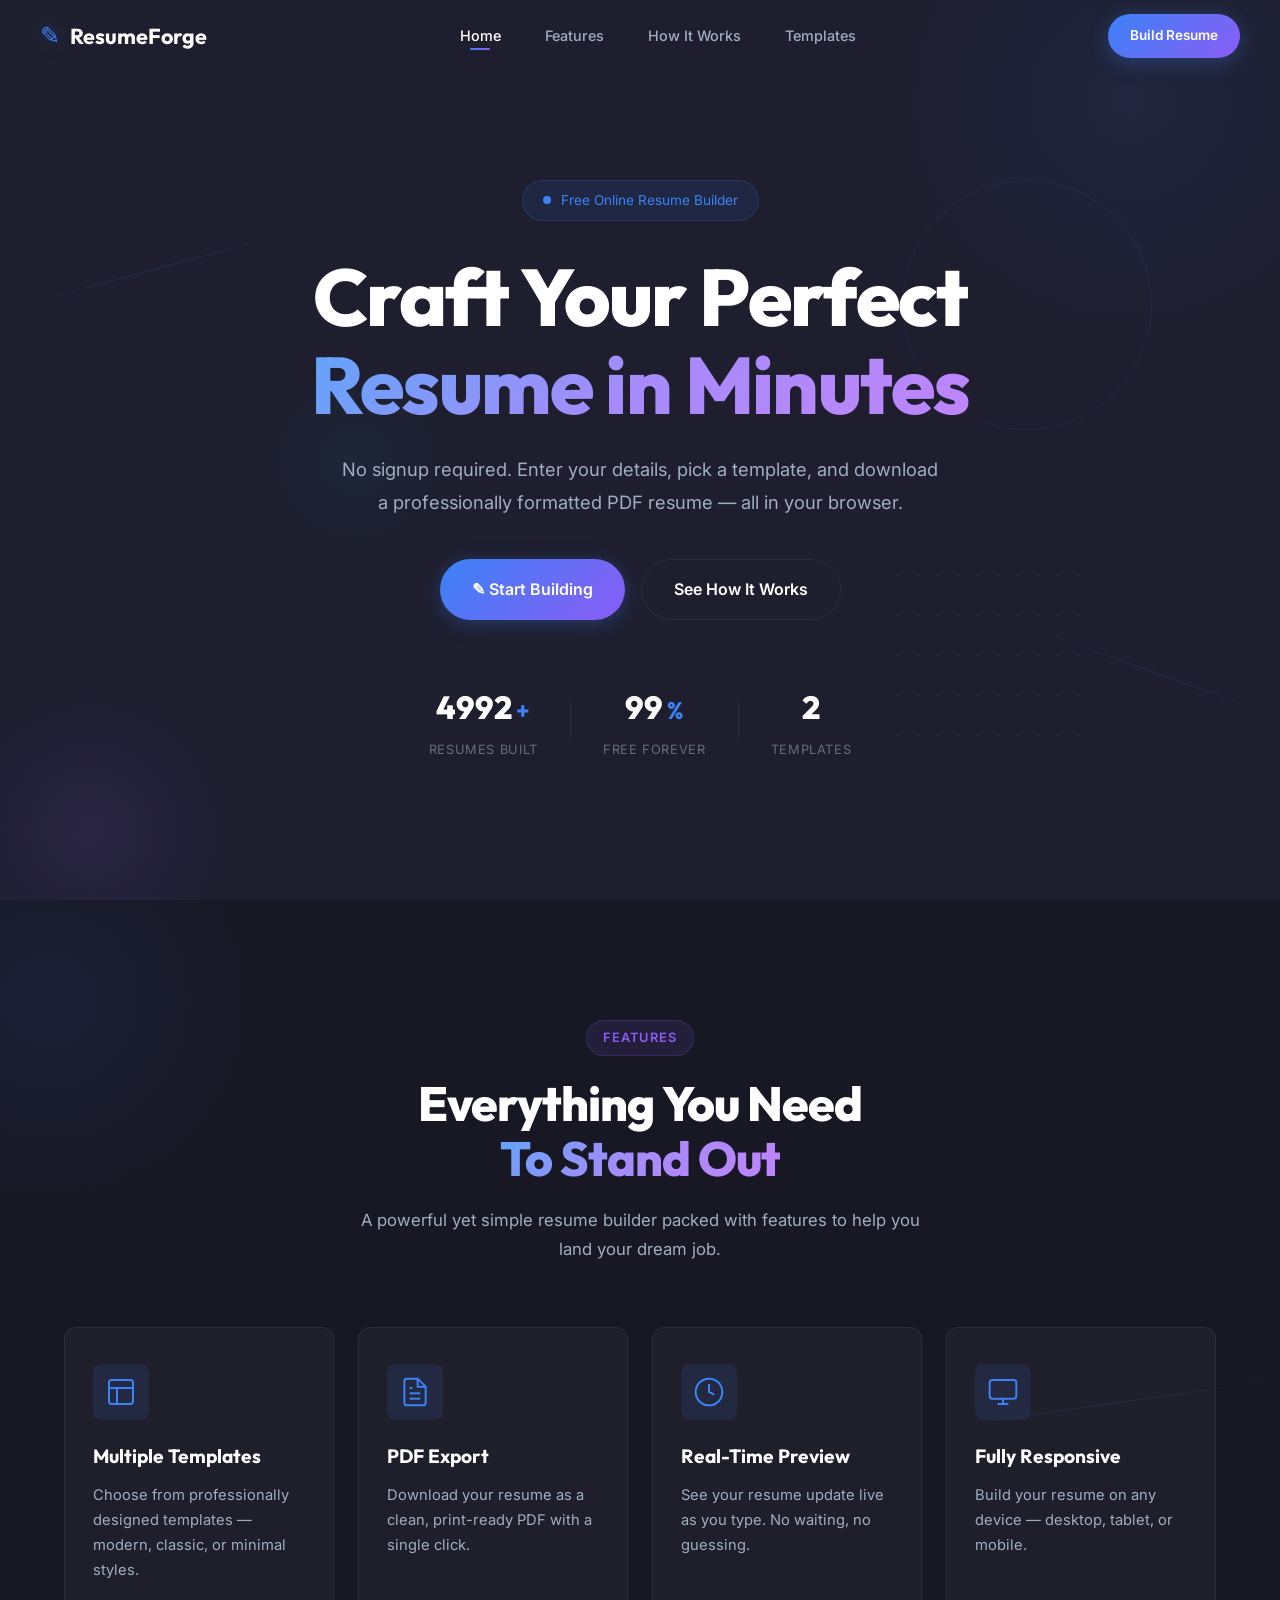
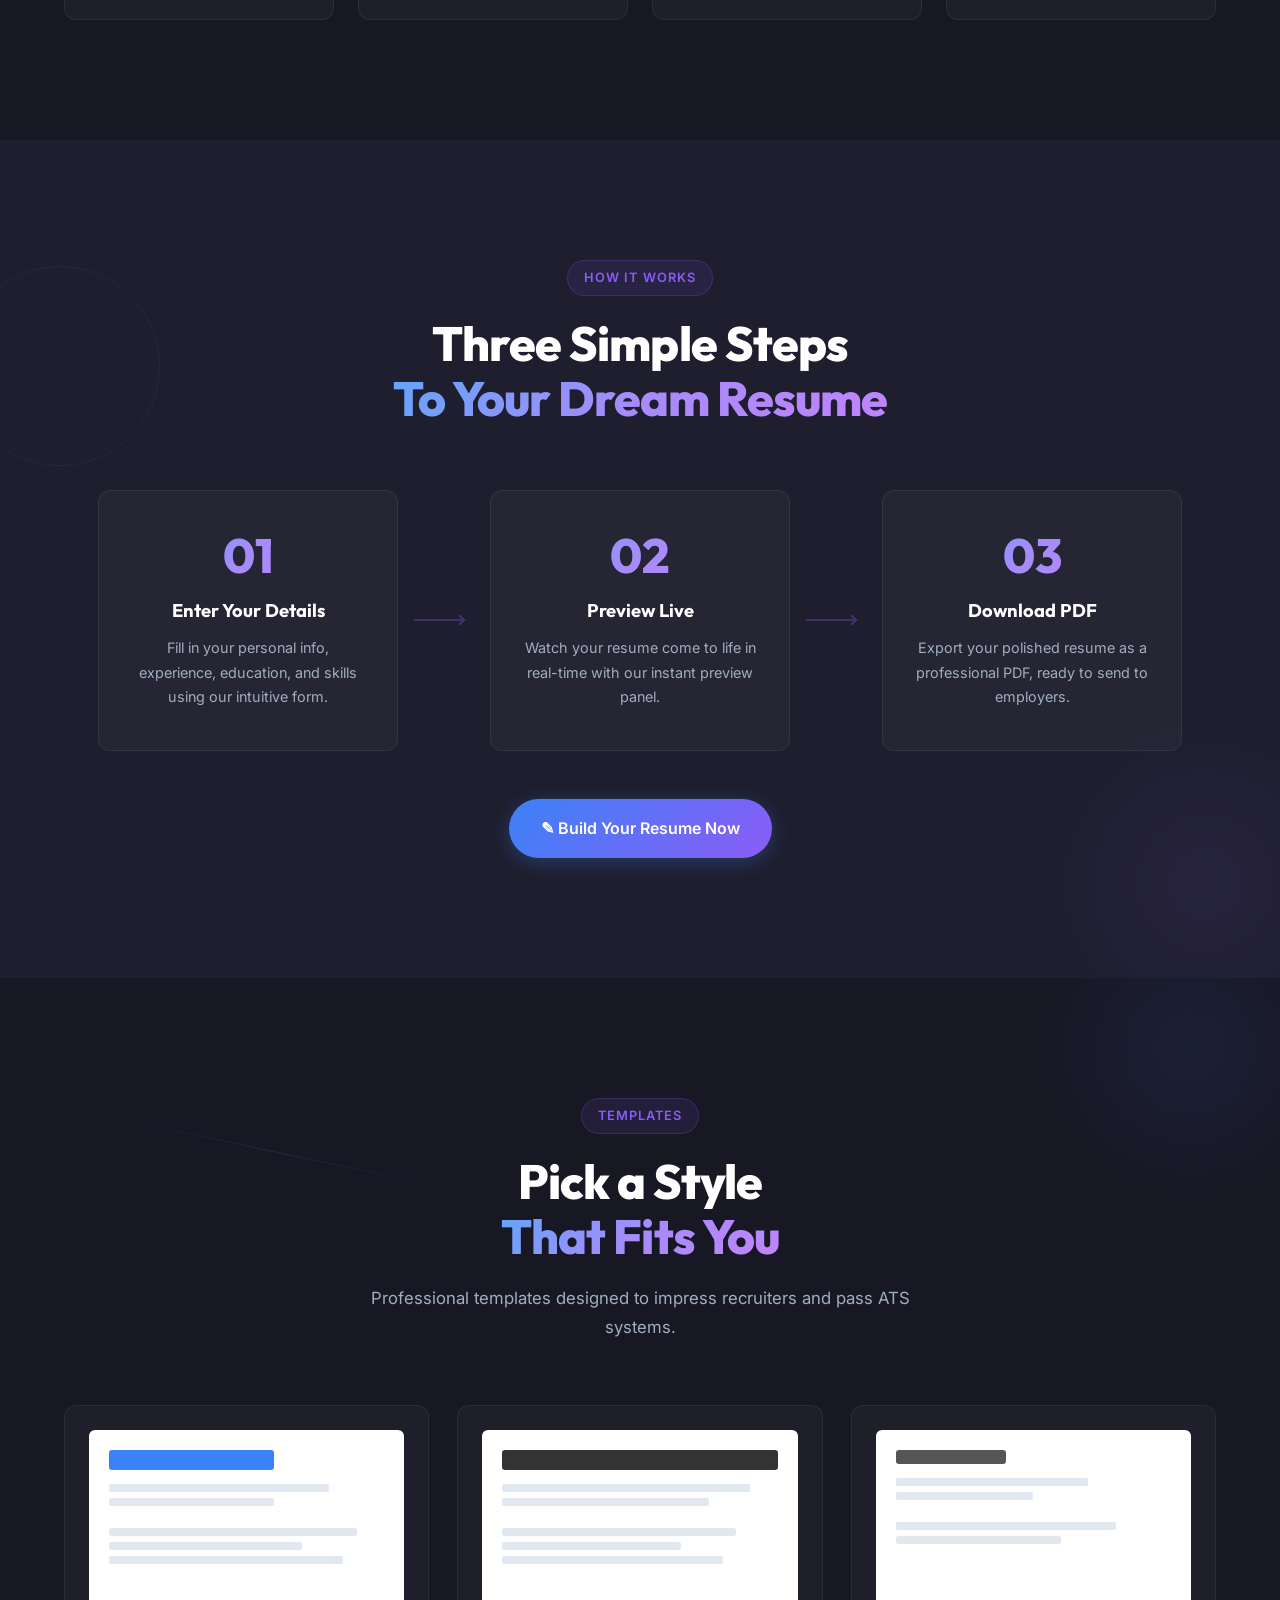
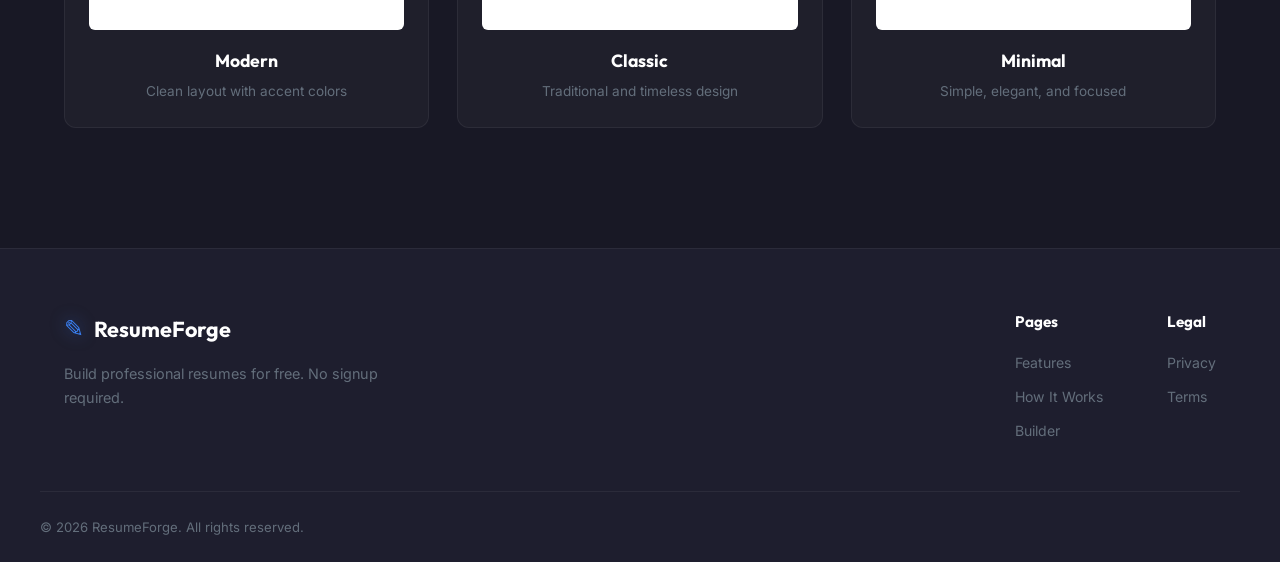
<file: index.html>
<!DOCTYPE html>
<html lang="en">
<head>
  <meta charset="UTF-8" />
  <meta name="viewport" content="width=device-width, initial-scale=1.0" />
  <meta name="description" content="ResumeForge - Free Online Resume Builder. Create professional resumes in minutes." />
  <title>ResumeForge - Online Resume Builder</title>

  <!-- Google Fonts -->
  <link rel="preconnect" href="https://fonts.googleapis.com" />
  <link rel="preconnect" href="https://fonts.gstatic.com" crossorigin />
  <link href="https://fonts.googleapis.com/css2?family=Inter:wght@300;400;500;600;700;800&family=Outfit:wght@400;500;600;700;800&display=swap" rel="stylesheet" />

  <!-- Our Stylesheet -->
  <link rel="stylesheet" href="styles.css" />
</head>
<body>

  <!-- ========== NAVIGATION BAR ========== -->
  <nav id="navbar" class="navbar">
    <div class="nav-container">

      <!-- Logo -->
      <a href="#hero" class="nav-logo">
        <span class="logo-icon">&#9998;</span>
        <span class="logo-text">ResumeForge</span>
      </a>

      <!-- Navigation Links -->
      <ul id="nav-links" class="nav-links">
        <li><a href="#hero" class="nav-link active" data-section="hero">Home</a></li>
        <li><a href="#features" class="nav-link" data-section="features">Features</a></li>
        <li><a href="#how-it-works" class="nav-link" data-section="how-it-works">How It Works</a></li>
        <li><a href="#templates" class="nav-link" data-section="templates">Templates</a></li>
        <!-- CTA button visible only on mobile menu -->
        <li class="nav-cta-mobile">
          <a href="builder.html" class="btn btn-primary btn-sm">Build Resume</a>
        </li>
      </ul>

      <!-- CTA button visible on desktop -->
      <a href="builder.html" class="btn btn-primary btn-sm nav-cta-desktop">Build Resume</a>

      <!-- Hamburger Menu Button (mobile only) -->
      <button id="hamburger" class="hamburger" aria-label="Toggle menu" aria-expanded="false">
        <span class="hamburger-line"></span>
        <span class="hamburger-line"></span>
        <span class="hamburger-line"></span>
      </button>

    </div>
  </nav>


  <!-- ========== HERO SECTION ========== -->
  <section id="hero" class="section hero-section">

    <!-- Background geometric shapes (purely decorative) -->
    <div class="geo-decorations">
      <div class="geo geo-circle gc1"></div>
      <div class="geo geo-circle gc2"></div>
      <div class="geo geo-circle gc3"></div>
      <div class="geo geo-line gl1"></div>
      <div class="geo geo-line gl2"></div>
      <div class="geo geo-ring gr1"></div>
      <div class="geo geo-dot-grid"></div>
    </div>

    <div class="container hero-content">
      <!-- Badge -->
      <div class="hero-badge">
        <span class="badge-dot"></span>
        Free Online Resume Builder
      </div>

      <!-- Main Heading -->
      <h1 class="hero-title">
        Craft Your Perfect<br />
        <span class="gradient-text">Resume in Minutes</span>
      </h1>

      <!-- Description -->
      <p class="hero-subtitle">
        No signup required. Enter your details, pick a template, and
        download a professionally formatted PDF resume — all in your browser.
      </p>

      <!-- Action Buttons -->
      <div class="hero-buttons">
        <a href="builder.html" class="btn btn-primary btn-lg">&#9998; Start Building</a>
        <a href="#how-it-works" class="btn btn-ghost btn-lg">See How It Works</a>
      </div>

      <!-- Quick Stats -->
      <div class="hero-stats">
        <div class="stat-item">
          <span class="stat-number" data-target="5000">0</span>
          <span class="stat-suffix">+</span>
          <span class="stat-label">Resumes Built</span>
        </div>
        <div class="stat-divider"></div>
        <div class="stat-item">
          <span class="stat-number" data-target="100">0</span>
          <span class="stat-suffix">%</span>
          <span class="stat-label">Free Forever</span>
        </div>
        <div class="stat-divider"></div>
        <div class="stat-item">
          <span class="stat-number" data-target="3">0</span>
          <span class="stat-suffix"></span>
          <span class="stat-label">Templates</span>
        </div>
      </div>
    </div>


  </section>


  <!-- ========== FEATURES SECTION ========== -->
  <section id="features" class="section features-section">
    <div class="geo-decorations">
      <div class="geo geo-circle gc4"></div>
      <div class="geo geo-line gl3"></div>
    </div>

    <div class="container">
      <!-- Section heading -->
      <div class="section-header" data-animate>
        <span class="section-tag">Features</span>
        <h2 class="section-title">
          Everything You Need<br />
          <span class="gradient-text">To Stand Out</span>
        </h2>
        <p class="section-description">
          A powerful yet simple resume builder packed with features to help you land your dream job.
        </p>
      </div>

      <!-- Feature cards grid -->
      <div class="features-grid" data-animate>
        <div class="feature-card">
          <div class="feature-icon">
            <svg width="32" height="32" viewBox="0 0 24 24" fill="none" stroke="currentColor" stroke-width="1.5">
              <rect x="3" y="3" width="18" height="18" rx="2"/>
              <path d="M3 9h18"/>
              <path d="M9 21V9"/>
            </svg>
          </div>
          <h3>Multiple Templates</h3>
          <p>Choose from professionally designed templates — modern, classic, or minimal styles.</p>
        </div>

        <div class="feature-card">
          <div class="feature-icon">
            <svg width="32" height="32" viewBox="0 0 24 24" fill="none" stroke="currentColor" stroke-width="1.5">
              <path d="M14 2H6a2 2 0 00-2 2v16a2 2 0 002 2h12a2 2 0 002-2V8z"/>
              <path d="M14 2v6h6"/>
              <path d="M16 13H8"/>
              <path d="M16 17H8"/>
              <path d="M10 9H8"/>
            </svg>
          </div>
          <h3>PDF Export</h3>
          <p>Download your resume as a clean, print-ready PDF with a single click.</p>
        </div>

        <div class="feature-card">
          <div class="feature-icon">
            <svg width="32" height="32" viewBox="0 0 24 24" fill="none" stroke="currentColor" stroke-width="1.5">
              <circle cx="12" cy="12" r="10"/>
              <path d="M12 6v6l4 2"/>
            </svg>
          </div>
          <h3>Real-Time Preview</h3>
          <p>See your resume update live as you type. No waiting, no guessing.</p>
        </div>

        <div class="feature-card">
          <div class="feature-icon">
            <svg width="32" height="32" viewBox="0 0 24 24" fill="none" stroke="currentColor" stroke-width="1.5">
              <rect x="2" y="3" width="20" height="14" rx="2"/>
              <line x1="8" y1="21" x2="16" y2="21"/>
              <line x1="12" y1="17" x2="12" y2="21"/>
            </svg>
          </div>
          <h3>Fully Responsive</h3>
          <p>Build your resume on any device — desktop, tablet, or mobile.</p>
        </div>
      </div>
    </div>
  </section>


  <!-- ========== HOW IT WORKS SECTION ========== -->
  <section id="how-it-works" class="section howit-section">
    <div class="geo-decorations">
      <div class="geo geo-circle gc5"></div>
      <div class="geo geo-ring gr2"></div>
    </div>

    <div class="container">
      <div class="section-header" data-animate>
        <span class="section-tag">How It Works</span>
        <h2 class="section-title">
          Three Simple Steps<br />
          <span class="gradient-text">To Your Dream Resume</span>
        </h2>
      </div>

      <!-- Steps with arrow connectors -->
      <div class="steps-grid" data-animate>
        <div class="step-card">
          <div class="step-number">01</div>
          <h3>Enter Your Details</h3>
          <p>Fill in your personal info, experience, education, and skills using our intuitive form.</p>
        </div>

        <div class="step-connector">
          <svg width="60" height="20" viewBox="0 0 60 20">
            <path d="M0 10 H50 L45 5 M50 10 L45 15" fill="none" stroke="rgba(139,92,246,0.3)" stroke-width="2"/>
          </svg>
        </div>

        <div class="step-card">
          <div class="step-number">02</div>
          <h3>Preview Live</h3>
          <p>Watch your resume come to life in real-time with our instant preview panel.</p>
        </div>

        <div class="step-connector">
          <svg width="60" height="20" viewBox="0 0 60 20">
            <path d="M0 10 H50 L45 5 M50 10 L45 15" fill="none" stroke="rgba(139,92,246,0.3)" stroke-width="2"/>
          </svg>
        </div>

        <div class="step-card">
          <div class="step-number">03</div>
          <h3>Download PDF</h3>
          <p>Export your polished resume as a professional PDF, ready to send to employers.</p>
        </div>
      </div>

      <!-- CTA button -->
      <div class="steps-cta" data-animate>
        <a href="builder.html" class="btn btn-primary btn-lg">&#9998; Build Your Resume Now</a>
      </div>
    </div>
  </section>


  <!-- ========== TEMPLATES SECTION ========== -->
  <section id="templates" class="section templates-section">
    <div class="geo-decorations">
      <div class="geo geo-circle gc6"></div>
      <div class="geo geo-line gl4"></div>
    </div>

    <div class="container">
      <div class="section-header" data-animate>
        <span class="section-tag">Templates</span>
        <h2 class="section-title">
          Pick a Style<br />
          <span class="gradient-text">That Fits You</span>
        </h2>
        <p class="section-description">
          Professional templates designed to impress recruiters and pass ATS systems.
        </p>
      </div>

      <!-- Template preview cards -->
      <div class="templates-grid" data-animate>
        <!-- Modern template preview -->
        <div class="template-card">
          <div class="template-preview tp-modern">
            <div class="tp-header"></div>
            <div class="tp-line w80"></div>
            <div class="tp-line w60"></div>
            <div class="tp-spacer"></div>
            <div class="tp-line w90"></div>
            <div class="tp-line w70"></div>
            <div class="tp-line w85"></div>
          </div>
          <h4>Modern</h4>
          <p>Clean layout with accent colors</p>
        </div>

        <!-- Classic template preview -->
        <div class="template-card">
          <div class="template-preview tp-classic">
            <div class="tp-header-classic"></div>
            <div class="tp-line w90"></div>
            <div class="tp-line w75"></div>
            <div class="tp-spacer"></div>
            <div class="tp-line w85"></div>
            <div class="tp-line w65"></div>
            <div class="tp-line w80"></div>
          </div>
          <h4>Classic</h4>
          <p>Traditional and timeless design</p>
        </div>

        <!-- Minimal template preview -->
        <div class="template-card">
          <div class="template-preview tp-minimal">
            <div class="tp-header-min"></div>
            <div class="tp-line w70"></div>
            <div class="tp-line w50"></div>
            <div class="tp-spacer"></div>
            <div class="tp-line w80"></div>
            <div class="tp-line w60"></div>
          </div>
          <h4>Minimal</h4>
          <p>Simple, elegant, and focused</p>
        </div>
      </div>
    </div>
  </section>


  <!-- ========== FOOTER ========== -->
  <footer class="footer">
    <div class="container footer-container">
      <div class="footer-brand">
        <a href="#hero" class="nav-logo">
          <span class="logo-icon">&#9998;</span>
          <span class="logo-text">ResumeForge</span>
        </a>
        <p>Build professional resumes for free. No signup required.</p>
      </div>

      <div class="footer-links">
        <div class="footer-col">
          <h4>Pages</h4>
          <a href="#features">Features</a>
          <a href="#how-it-works">How It Works</a>
          <a href="builder.html">Builder</a>
        </div>
        <div class="footer-col">
          <h4>Legal</h4>
          <a href="#">Privacy</a>
          <a href="#">Terms</a>
        </div>
      </div>
    </div>

    <div class="footer-bottom container">
      <p>&copy; 2026 ResumeForge. All rights reserved.</p>
    </div>
  </footer>

  <!-- JavaScript -->
  <script src="script.js"></script>
</body>
</html>
</file>
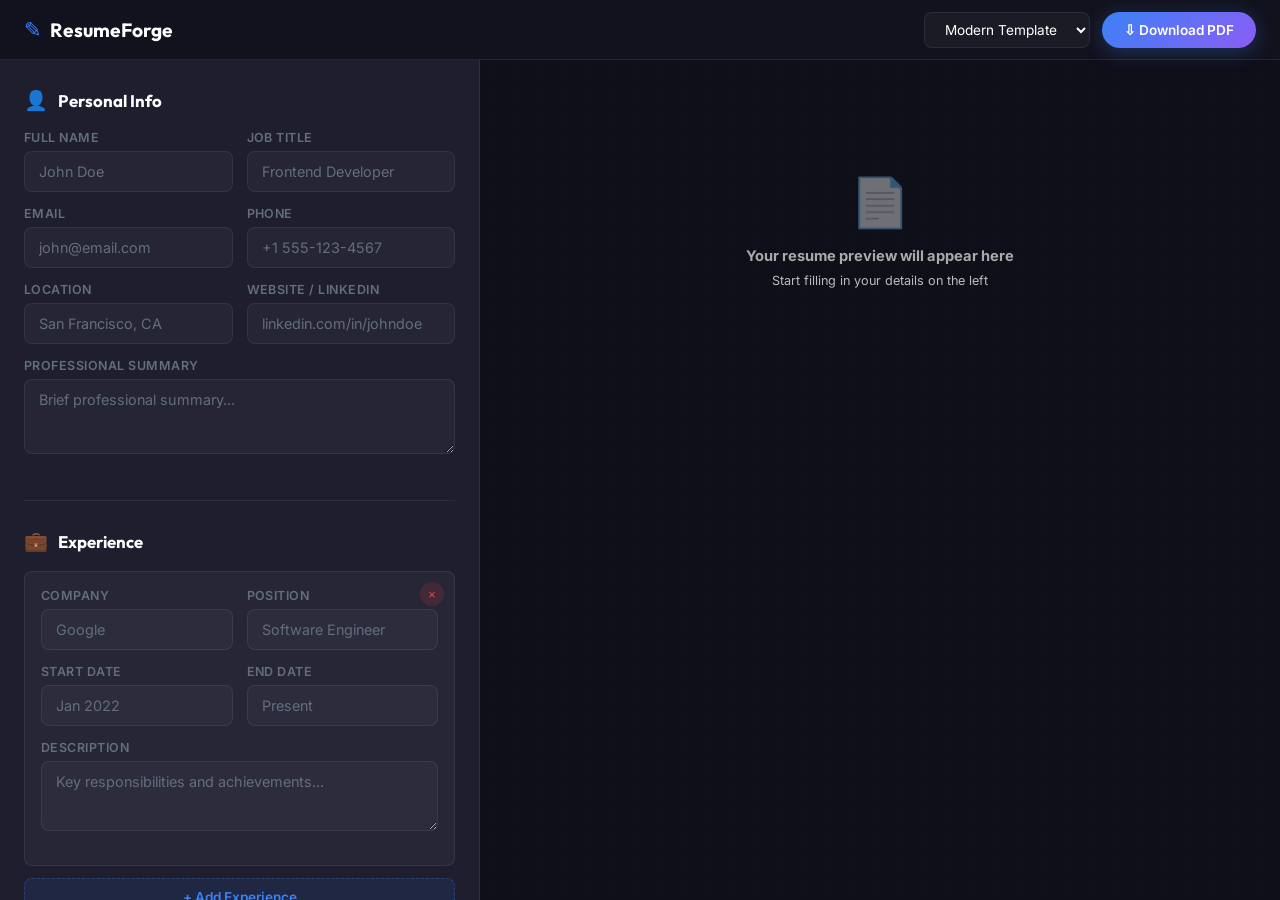
<file: builder.html>
<!DOCTYPE html>
<html lang="en">
<head>
  <meta charset="UTF-8" />
  <meta name="viewport" content="width=device-width, initial-scale=1.0" />
  <title>ResumeForge - Build Your Resume</title>

  <!-- Google Fonts -->
  <link rel="preconnect" href="https://fonts.googleapis.com" />
  <link rel="preconnect" href="https://fonts.gstatic.com" crossorigin />
  <link href="https://fonts.googleapis.com/css2?family=Inter:wght@300;400;500;600;700;800&family=Outfit:wght@400;500;600;700;800&display=swap" rel="stylesheet" />

  <!-- Builder Stylesheet -->
  <link rel="stylesheet" href="builder.css" />
</head>
<body>

  <!-- ========== TOP HEADER BAR ========== -->
  <header class="builder-header">
    <a href="index.html" class="nav-logo">
      <span class="logo-icon">&#9998;</span>
      <span class="logo-text">ResumeForge</span>
    </a>

    <div class="header-actions">
      <!-- Template selector dropdown -->
      <select id="template-select" class="template-select">
        <option value="modern">Modern Template</option>
        <option value="classic">Classic Template</option>
        <option value="minimal">Minimal Template</option>
      </select>

      <!-- Download button -->
      <button id="download-btn" class="btn btn-primary btn-sm" onclick="downloadPDF()">
        &#8681; Download PDF
      </button>
    </div>
  </header>


  <!-- ========== MAIN BUILDER LAYOUT ========== -->
  <main class="builder-main">

    <!-- LEFT SIDE: Input Form -->
    <aside class="form-panel" id="form-panel">

      <!-- Mobile toggle button -->
      <div class="panel-toggle" id="panel-toggle">&#9776;</div>

      <!-- Personal Information -->
      <div class="form-section">
        <h3 class="form-section-title">
          <span class="fs-icon">&#128100;</span> Personal Info
        </h3>

        <div class="form-row">
          <div class="form-group">
            <label for="fullName">Full Name</label>
            <input type="text" id="fullName" placeholder="John Doe" />
          </div>
          <div class="form-group">
            <label for="jobTitle">Job Title</label>
            <input type="text" id="jobTitle" placeholder="Frontend Developer" />
          </div>
        </div>

        <div class="form-row">
          <div class="form-group">
            <label for="userEmail">Email</label>
            <input type="email" id="userEmail" placeholder="john@email.com" />
          </div>
          <div class="form-group">
            <label for="userPhone">Phone</label>
            <input type="tel" id="userPhone" placeholder="+1 555-123-4567" />
          </div>
        </div>

        <div class="form-row">
          <div class="form-group">
            <label for="userLocation">Location</label>
            <input type="text" id="userLocation" placeholder="San Francisco, CA" />
          </div>
          <div class="form-group">
            <label for="userWebsite">Website / LinkedIn</label>
            <input type="text" id="userWebsite" placeholder="linkedin.com/in/johndoe" />
          </div>
        </div>

        <div class="form-group">
          <label for="userSummary">Professional Summary</label>
          <textarea id="userSummary" rows="3" placeholder="Brief professional summary..."></textarea>
        </div>
      </div>

      <!-- Work Experience -->
      <div class="form-section">
        <h3 class="form-section-title">
          <span class="fs-icon">&#128188;</span> Experience
        </h3>
        <div id="experience-list">
          <!-- Experience entries will be added here by JavaScript -->
        </div>
        <button class="btn-add" onclick="addExperience()">+ Add Experience</button>
      </div>

      <!-- Education -->
      <div class="form-section">
        <h3 class="form-section-title">
          <span class="fs-icon">&#127891;</span> Education
        </h3>
        <div id="education-list">
          <!-- Education entries will be added here by JavaScript -->
        </div>
        <button class="btn-add" onclick="addEducation()">+ Add Education</button>
      </div>

      <!-- Skills -->
      <div class="form-section">
        <h3 class="form-section-title">
          <span class="fs-icon">&#9889;</span> Skills
        </h3>
        <div class="form-group">
          <label for="userSkills">Skills (comma-separated)</label>
          <input type="text" id="userSkills" placeholder="JavaScript, React, Python, Figma..." />
        </div>
      </div>
    </aside>

    <!-- RIGHT SIDE: Live Resume Preview -->
    <section class="preview-panel">
      <div class="preview-wrapper" id="resume-preview">
        <!-- Resume preview content is rendered by JavaScript -->
      </div>
    </section>

  </main>

  <!-- Builder JavaScript -->
  <script src="builder.js"></script>
</body>
</html>
</file>
<file: styles.css>
/* ============================================
   ResumeForge - Landing Page Styles
   A dark-themed, responsive landing page
   ============================================ */


/* ---------- RESET & BASE STYLES ---------- */

*, *::before, *::after {
  margin: 0;
  padding: 0;
  box-sizing: border-box;
}

html {
  scroll-behavior: smooth;
  scroll-padding-top: 80px; /* offset for fixed navbar */
}

body {
  font-family: 'Inter', sans-serif;
  background-color: #1e1e2e;
  color: #c6cdd5;
  line-height: 1.7;
  overflow-x: hidden;
}

a {
  text-decoration: none;
  color: inherit;
}

ul {
  list-style: none;
}


/* ---------- CSS VARIABLES (Design Tokens) ---------- */
/* Using CSS variables makes it easy to change colors in one place */

:root {
  /* Background colors */
  --bg-primary: #1e1e2e;
  --bg-secondary: #181825;
  --bg-card: rgba(255, 255, 255, 0.03);
  --bg-card-hover: rgba(255, 255, 255, 0.06);

  /* Text colors */
  --text-primary: #ffffff;
  --text-secondary: #a0aec0;
  --text-muted: #636e7b;

  /* Accent colors */
  --accent-blue: #3b82f6;
  --accent-purple: #8b5cf6;
  --accent-cyan: #06b6d4;

  /* Gradients */
  --gradient-main: linear-gradient(135deg, #3b82f6, #8b5cf6);
  --gradient-text: linear-gradient(135deg, #60a5fa, #a78bfa, #c084fc);

  /* Borders */
  --border-subtle: rgba(255, 255, 255, 0.06);
  --border-hover: rgba(255, 255, 255, 0.12);

  /* Border radius */
  --radius-sm: 8px;
  --radius-md: 12px;
  --radius-lg: 20px;
  --radius-full: 999px;

  /* Shadows */
  --shadow-glow: 0 0 40px rgba(59, 130, 246, 0.15);

  /* Transitions */
  --transition: 0.3s cubic-bezier(0.4, 0, 0.2, 1);

  /* Navbar height */
  --nav-height: 72px;
}


/* ---------- UTILITY CLASSES ---------- */

.container {
  max-width: 1200px;
  margin: 0 auto;
  padding: 0 24px;
}

/* This creates a gradient text effect */
.gradient-text {
  background: var(--gradient-text);
  -webkit-background-clip: text;
  -webkit-text-fill-color: transparent;
  background-clip: text;
}


/* ---------- BUTTON STYLES ---------- */

.btn {
  display: inline-flex;
  align-items: center;
  gap: 8px;
  font-family: 'Inter', sans-serif;
  font-weight: 600;
  border: none;
  cursor: pointer;
  border-radius: var(--radius-full);
  transition: var(--transition);
  white-space: nowrap;
  text-decoration: none;
}

.btn-primary {
  background: var(--gradient-main);
  color: #fff;
  box-shadow: 0 4px 20px rgba(59, 130, 246, 0.3);
}

.btn-primary:hover {
  transform: translateY(-2px);
  box-shadow: 0 8px 30px rgba(59, 130, 246, 0.45);
}

.btn-ghost {
  background: transparent;
  color: var(--text-primary);
  border: 1px solid var(--border-subtle);
}

.btn-ghost:hover {
  border-color: var(--accent-blue);
  color: var(--accent-blue);
}

.btn-sm {
  padding: 10px 22px;
  font-size: 0.85rem;
}

.btn-lg {
  padding: 16px 32px;
  font-size: 1rem;
}


/* ---------- NAVIGATION BAR ---------- */

.navbar {
  position: fixed;
  top: 0;
  left: 0;
  width: 100%;
  z-index: 1000;
  padding: 0 24px;
  background: transparent;
  transition: var(--transition);
}

/* When user scrolls down, navbar gets a blurred background */
.navbar.scrolled {
  background: rgba(24, 24, 37, 0.85);
  backdrop-filter: blur(20px);
  -webkit-backdrop-filter: blur(20px);
  border-bottom: 1px solid var(--border-subtle);
  box-shadow: 0 4px 30px rgba(0, 0, 0, 0.3);
}

.nav-container {
  max-width: 1200px;
  margin: 0 auto;
  display: flex;
  align-items: center;
  justify-content: space-between;
  height: var(--nav-height);
}

/* Logo styling */
.nav-logo {
  display: flex;
  align-items: center;
  gap: 10px;
  z-index: 1001;
}

.logo-icon {
  font-size: 1.5rem;
  color: var(--accent-blue);
  filter: drop-shadow(0 0 8px rgba(59, 130, 246, 0.5));
}

.logo-text {
  font-family: 'Outfit', sans-serif;
  font-size: 1.35rem;
  font-weight: 700;
  color: var(--text-primary);
}

/* Nav links */
.nav-links {
  display: flex;
  align-items: center;
  gap: 8px;
}

.nav-link {
  position: relative;
  padding: 8px 18px;
  font-size: 0.9rem;
  font-weight: 500;
  color: var(--text-secondary);
  transition: var(--transition);
  border-radius: var(--radius-full);
}

/* Animated underline effect for nav links */
.nav-link::after {
  content: '';
  position: absolute;
  bottom: 2px;
  left: 50%;
  transform: translateX(-50%);
  width: 0;
  height: 2px;
  background: var(--gradient-main);
  border-radius: 2px;
  transition: var(--transition);
}

.nav-link:hover {
  color: var(--text-primary);
  text-shadow: 0 0 20px rgba(59, 130, 246, 0.4);
}

.nav-link:hover::after,
.nav-link.active::after {
  width: 20px;
}

.nav-link.active {
  color: var(--text-primary);
}

/* Hide/show elements based on screen size */
.nav-cta-mobile {
  display: none;
}

.nav-cta-desktop {
  z-index: 1001;
}


/* ---------- HAMBURGER MENU (Mobile) ---------- */

.hamburger {
  display: none; /* hidden on desktop, shown on mobile */
  flex-direction: column;
  gap: 5px;
  background: none;
  border: none;
  cursor: pointer;
  padding: 8px;
  z-index: 1001;
}

.hamburger-line {
  width: 24px;
  height: 2px;
  background: var(--text-primary);
  border-radius: 2px;
  transition: var(--transition);
  transform-origin: center;
}

/* Animate hamburger into an X when active */
.hamburger.active .hamburger-line:nth-child(1) {
  transform: rotate(45deg) translate(5px, 5px);
}

.hamburger.active .hamburger-line:nth-child(2) {
  opacity: 0;
  transform: scaleX(0);
}

.hamburger.active .hamburger-line:nth-child(3) {
  transform: rotate(-45deg) translate(5px, -5px);
}


/* ---------- SECTIONS (shared) ---------- */

.section {
  position: relative;
  overflow: hidden;
}


/* ---------- GEOMETRIC DECORATIONS ---------- */
/* These are purely decorative background elements that float behind content */

.geo-decorations {
  position: absolute;
  inset: 0;
  pointer-events: none; /* so they don't block clicks */
  overflow: hidden;
}

.geo {
  position: absolute;
}

/* Gradient circles */
.geo-circle {
  border-radius: 50%;
  background: radial-gradient(circle, rgba(59, 130, 246, 0.08), transparent 70%);
}

.gc1 { width: 500px; height: 500px; top: -150px; right: -100px; }
.gc2 { width: 300px; height: 300px; bottom: -80px; left: -60px; background: radial-gradient(circle, rgba(139, 92, 246, 0.1), transparent 70%); }
.gc3 { width: 200px; height: 200px; top: 40%; left: 20%; background: radial-gradient(circle, rgba(6, 182, 212, 0.06), transparent 70%); }
.gc4 { width: 400px; height: 400px; top: -100px; left: -150px; }
.gc5 { width: 350px; height: 350px; bottom: -80px; right: -100px; background: radial-gradient(circle, rgba(139, 92, 246, 0.08), transparent 70%); }
.gc6 { width: 300px; height: 300px; top: -80px; right: -60px; }

/* Decorative lines */
.geo-line {
  height: 1px;
  background: linear-gradient(90deg, transparent, rgba(59, 130, 246, 0.15), transparent);
}

.gl1 { width: 400px; top: 30%; left: -50px; transform: rotate(-15deg); }
.gl2 { width: 300px; bottom: 25%; right: -30px; transform: rotate(20deg); }
.gl3 { width: 350px; top: 60%; right: 0; transform: rotate(-8deg); }
.gl4 { width: 300px; top: 20%; left: 10%; transform: rotate(12deg); }

/* Spinning ring outlines */
.geo-ring {
  border-radius: 50%;
  border: 1px solid rgba(139, 92, 246, 0.1);
}

.gr1 {
  width: 250px;
  height: 250px;
  top: 20%;
  right: 10%;
  animation: spin 30s linear infinite;
}

.gr2 {
  width: 200px;
  height: 200px;
  top: 15%;
  left: -40px;
  animation: spin 25s linear infinite reverse;
}

/* Dot grid pattern */
.geo-dot-grid {
  width: 200px;
  height: 200px;
  bottom: 15%;
  right: 15%;
  background-image: radial-gradient(rgba(59, 130, 246, 0.15) 1px, transparent 1px);
  background-size: 20px 20px;
}

@keyframes spin {
  to { transform: rotate(360deg); }
}


/* ---------- HERO SECTION ---------- */

.hero-section {
  min-height: 100vh;
  display: flex;
  align-items: center;
  justify-content: center;
  padding: 120px 0 80px;
  text-align: center;
}

.hero-content {
  position: relative;
  z-index: 2; /* above the decorations */
}

/* Small badge above the title */
.hero-badge {
  display: inline-flex;
  align-items: center;
  gap: 10px;
  padding: 8px 20px;
  border-radius: var(--radius-full);
  background: rgba(59, 130, 246, 0.1);
  border: 1px solid rgba(59, 130, 246, 0.2);
  font-size: 0.85rem;
  color: var(--accent-blue);
  margin-bottom: 32px;
  animation: fadeInUp 0.8s ease;
}

/* Pulsing green dot in the badge */
.badge-dot {
  width: 8px;
  height: 8px;
  border-radius: 50%;
  background: var(--accent-blue);
  animation: pulse-dot 2s ease infinite;
}

@keyframes pulse-dot {
  0%, 100% {
    opacity: 1;
    box-shadow: 0 0 0 0 rgba(59, 130, 246, 0.4);
  }
  50% {
    opacity: 0.7;
    box-shadow: 0 0 0 8px rgba(59, 130, 246, 0);
  }
}

/* Hero title */
.hero-title {
  font-family: 'Outfit', sans-serif;
  font-size: clamp(2.8rem, 7vw, 5rem); /* responsive font size */
  font-weight: 800;
  color: var(--text-primary);
  line-height: 1.1;
  margin-bottom: 24px;
  letter-spacing: -0.02em;
  animation: fadeInUp 0.8s ease 0.15s both;
}

/* Hero description text */
.hero-subtitle {
  font-size: clamp(1rem, 2vw, 1.15rem);
  color: var(--text-secondary);
  max-width: 600px;
  margin: 0 auto 40px;
  line-height: 1.8;
  animation: fadeInUp 0.8s ease 0.3s both;
}

/* Button row */
.hero-buttons {
  display: flex;
  gap: 16px;
  justify-content: center;
  flex-wrap: wrap;
  margin-bottom: 60px;
  animation: fadeInUp 0.8s ease 0.45s both;
}

/* Stats row */
.hero-stats {
  display: flex;
  align-items: center;
  justify-content: center;
  gap: 32px;
  animation: fadeInUp 0.8s ease 0.6s both;
}

.stat-item {
  text-align: center;
}

.stat-number {
  font-family: 'Outfit', sans-serif;
  font-size: 2rem;
  font-weight: 800;
  color: var(--text-primary);
}

.stat-suffix {
  font-family: 'Outfit', sans-serif;
  font-size: 1.5rem;
  font-weight: 700;
  color: var(--accent-blue);
}

.stat-label {
  display: block;
  font-size: 0.8rem;
  color: var(--text-muted);
  margin-top: 4px;
  text-transform: uppercase;
  letter-spacing: 0.05em;
}

.stat-divider {
  width: 1px;
  height: 40px;
  background: var(--border-subtle);
}

/* Scroll indicator at bottom of hero */
.hero-scroll-indicator {
  position: absolute;
  bottom: 32px;
  left: 50%;
  transform: translateX(-50%);
  display: flex;
  flex-direction: column;
  align-items: center;
  gap: 10px;
  color: var(--text-muted);
  font-size: 0.75rem;
  text-transform: uppercase;
  letter-spacing: 0.1em;
  animation: fadeInUp 0.8s ease 0.8s both;
}

.scroll-mouse {
  width: 24px;
  height: 38px;
  border: 2px solid var(--border-hover);
  border-radius: 12px;
  position: relative;
}

.scroll-wheel {
  width: 3px;
  height: 8px;
  background: var(--accent-blue);
  border-radius: 2px;
  position: absolute;
  top: 6px;
  left: 50%;
  transform: translateX(-50%);
  animation: scroll-anim 2s ease infinite;
}

@keyframes scroll-anim {
  0% { opacity: 1; transform: translateX(-50%) translateY(0); }
  100% { opacity: 0; transform: translateX(-50%) translateY(14px); }
}


/* ---------- SECTION HEADERS (reusable) ---------- */

.section-header {
  text-align: center;
  margin-bottom: 64px;
}

.section-tag {
  display: inline-block;
  padding: 6px 16px;
  border-radius: var(--radius-full);
  background: rgba(139, 92, 246, 0.1);
  border: 1px solid rgba(139, 92, 246, 0.2);
  font-size: 0.8rem;
  font-weight: 600;
  color: var(--accent-purple);
  text-transform: uppercase;
  letter-spacing: 0.08em;
  margin-bottom: 20px;
}

.section-title {
  font-family: 'Outfit', sans-serif;
  font-size: clamp(2rem, 5vw, 3rem);
  font-weight: 800;
  color: var(--text-primary);
  line-height: 1.15;
  margin-bottom: 20px;
  letter-spacing: -0.02em;
}

.section-description {
  font-size: 1.05rem;
  color: var(--text-secondary);
  max-width: 560px;
  margin: 0 auto;
}


/* ---------- FEATURES SECTION ---------- */

.features-section {
  padding: 120px 0;
  background: var(--bg-secondary);
}

.features-grid {
  display: grid;
  grid-template-columns: repeat(auto-fit, minmax(260px, 1fr));
  gap: 24px;
}

.feature-card {
  background: var(--bg-card);
  border: 1px solid var(--border-subtle);
  border-radius: var(--radius-md);
  padding: 36px 28px;
  transition: var(--transition);
}

.feature-card:hover {
  background: var(--bg-card-hover);
  border-color: var(--border-hover);
  transform: translateY(-4px);
  box-shadow: var(--shadow-glow);
}

.feature-icon {
  width: 56px;
  height: 56px;
  border-radius: var(--radius-sm);
  background: rgba(59, 130, 246, 0.1);
  display: flex;
  align-items: center;
  justify-content: center;
  color: var(--accent-blue);
  margin-bottom: 20px;
  transition: var(--transition);
}

.feature-card:hover .feature-icon {
  background: rgba(59, 130, 246, 0.18);
}

.feature-card h3 {
  font-family: 'Outfit', sans-serif;
  font-size: 1.2rem;
  font-weight: 700;
  color: var(--text-primary);
  margin-bottom: 10px;
}

.feature-card p {
  font-size: 0.92rem;
  color: var(--text-secondary);
}


/* ---------- HOW IT WORKS SECTION ---------- */

.howit-section {
  padding: 120px 0;
}

.steps-grid {
  display: flex;
  align-items: center;
  justify-content: center;
  gap: 16px;
  flex-wrap: wrap;
}

.step-card {
  background: var(--bg-card);
  border: 1px solid var(--border-subtle);
  border-radius: var(--radius-md);
  padding: 40px 28px;
  text-align: center;
  flex: 1;
  min-width: 220px;
  max-width: 300px;
  transition: var(--transition);
}

.step-card:hover {
  background: var(--bg-card-hover);
  border-color: var(--border-hover);
  transform: translateY(-4px);
}

.step-number {
  font-family: 'Outfit', sans-serif;
  font-size: 3rem;
  font-weight: 800;
  background: var(--gradient-text);
  -webkit-background-clip: text;
  -webkit-text-fill-color: transparent;
  background-clip: text;
  line-height: 1;
  margin-bottom: 16px;
}

.step-card h3 {
  font-family: 'Outfit', sans-serif;
  font-size: 1.15rem;
  font-weight: 700;
  color: var(--text-primary);
  margin-bottom: 10px;
}

.step-card p {
  font-size: 0.9rem;
  color: var(--text-secondary);
}

.step-connector {
  display: flex;
  align-items: center;
}

.steps-cta {
  text-align: center;
  margin-top: 48px;
}


/* ---------- TEMPLATES PREVIEW SECTION ---------- */

.templates-section {
  padding: 120px 0;
  background: var(--bg-secondary);
}

.templates-grid {
  display: grid;
  grid-template-columns: repeat(auto-fit, minmax(240px, 1fr));
  gap: 28px;
}

.template-card {
  background: var(--bg-card);
  border: 1px solid var(--border-subtle);
  border-radius: var(--radius-md);
  padding: 24px;
  text-align: center;
  transition: var(--transition);
}

.template-card:hover {
  border-color: var(--accent-blue);
  transform: translateY(-6px);
  box-shadow: var(--shadow-glow);
}

.template-card h4 {
  font-family: 'Outfit', sans-serif;
  font-size: 1.1rem;
  font-weight: 700;
  color: var(--text-primary);
  margin-top: 16px;
}

.template-card p {
  font-size: 0.85rem;
  color: var(--text-muted);
  margin-top: 4px;
}

/* Mini resume previews inside template cards */
.template-preview {
  background: #fff;
  border-radius: 6px;
  padding: 20px;
  min-height: 200px;
  display: flex;
  flex-direction: column;
  gap: 6px;
}

.tp-header {
  height: 20px;
  width: 60%;
  background: var(--accent-blue);
  border-radius: 3px;
  margin-bottom: 8px;
}

.tp-header-classic {
  height: 20px;
  width: 100%;
  background: #333;
  border-radius: 3px;
  margin-bottom: 8px;
}

.tp-header-min {
  height: 14px;
  width: 40%;
  background: #555;
  border-radius: 3px;
  margin-bottom: 8px;
}

.tp-line {
  height: 8px;
  border-radius: 2px;
  background: #e2e8f0;
}

.tp-spacer {
  height: 10px;
}

/* Width utilities for the template preview lines */
.w50 { width: 50%; }
.w60 { width: 60%; }
.w65 { width: 65%; }
.w70 { width: 70%; }
.w75 { width: 75%; }
.w80 { width: 80%; }
.w85 { width: 85%; }
.w90 { width: 90%; }


/* ---------- FOOTER ---------- */

.footer {
  padding: 60px 0 0;
  border-top: 1px solid var(--border-subtle);
}

.footer-container {
  display: flex;
  justify-content: space-between;
  gap: 48px;
  flex-wrap: wrap;
}

.footer-brand {
  max-width: 320px;
}

.footer-brand p {
  font-size: 0.9rem;
  color: var(--text-muted);
  margin-top: 12px;
}

.footer-links {
  display: flex;
  gap: 64px;
}

.footer-col {
  display: flex;
  flex-direction: column;
  gap: 10px;
}

.footer-col h4 {
  font-family: 'Outfit', sans-serif;
  font-size: 0.95rem;
  font-weight: 700;
  color: var(--text-primary);
  margin-bottom: 6px;
}

.footer-col a {
  font-size: 0.88rem;
  color: var(--text-muted);
  transition: var(--transition);
}

.footer-col a:hover {
  color: var(--accent-blue);
}

.footer-bottom {
  padding: 24px 0;
  margin-top: 48px;
  border-top: 1px solid var(--border-subtle);
}

.footer-bottom p {
  font-size: 0.82rem;
  color: var(--text-muted);
}


/* ---------- SCROLL ANIMATIONS ---------- */

@keyframes fadeInUp {
  from {
    opacity: 0;
    transform: translateY(30px);
  }
  to {
    opacity: 1;
    transform: translateY(0);
  }
}

/* Elements with data-animate start invisible, then animate in */
[data-animate] {
  opacity: 0;
  transform: translateY(30px);
  transition: opacity 0.7s ease, transform 0.7s ease;
}

[data-animate].visible {
  opacity: 1;
  transform: translateY(0);
}


/* ---------- MOBILE NAV OVERLAY ---------- */

.nav-overlay {
  position: fixed;
  inset: 0;
  background: rgba(0, 0, 0, 0.5);
  z-index: 999;
  opacity: 0;
  pointer-events: none;
  transition: opacity 0.3s ease;
}

.nav-overlay.active {
  opacity: 1;
  pointer-events: all;
}


/* ---------- RESPONSIVE DESIGN ---------- */

/* Tablet and Mobile (below 768px) */
@media (max-width: 768px) {
  /* Mobile navigation - slides in from right */
  .nav-links {
    position: fixed;
    top: 0;
    right: -100%;
    width: 75%;
    max-width: 320px;
    height: 100vh;
    flex-direction: column;
    align-items: flex-start;
    gap: 0;
    background: rgba(24, 24, 37, 0.98);
    backdrop-filter: blur(20px);
    padding: 100px 32px 40px;
    transition: right 0.4s cubic-bezier(0.4, 0, 0.2, 1);
    border-left: 1px solid var(--border-subtle);
  }

  .nav-links.open {
    right: 0;
  }

  .nav-link {
    font-size: 1.1rem;
    padding: 14px 0;
    width: 100%;
    border-bottom: 1px solid var(--border-subtle);
    border-radius: 0;
  }

  .nav-link::after {
    display: none;
  }

  .nav-cta-mobile {
    display: block;
    margin-top: 20px;
  }

  .nav-cta-desktop {
    display: none;
  }

  .hamburger {
    display: flex;
  }

  /* Stack stats vertically on mobile */
  .hero-stats {
    flex-direction: column;
    gap: 20px;
  }

  .stat-divider {
    width: 40px;
    height: 1px;
  }

  .hero-scroll-indicator {
    display: none;
  }

  /* Hide step connectors on mobile */
  .step-connector {
    display: none;
  }

  .footer-container {
    flex-direction: column;
    gap: 32px;
  }

  .footer-links {
    gap: 40px;
  }
}

/* Small phones (below 480px) */
@media (max-width: 480px) {
  .hero-title {
    font-size: 2.2rem;
  }

  .section-title {
    font-size: 1.8rem;
  }
}
</file>
<file: builder.css>
/* ============================================
   ResumeForge - Builder Page Styles
   Split layout: form on left, preview on right
   Includes 3 resume template styles
   ============================================ */


/* ---------- RESET ---------- */

*, *::before, *::after {
  margin: 0;
  padding: 0;
  box-sizing: border-box;
}

body {
  font-family: 'Inter', sans-serif;
  background: #13131f;
  color: #c6cdd5;
  overflow-x: hidden;
}

a {
  text-decoration: none;
  color: inherit;
}


/* ---------- CSS VARIABLES ---------- */

:root {
  --bg-primary: #1e1e2e;
  --bg-dark: #13131f;
  --bg-card: rgba(255, 255, 255, 0.04);
  --text-primary: #ffffff;
  --text-secondary: #a0aec0;
  --text-muted: #636e7b;
  --accent-blue: #3b82f6;
  --accent-purple: #8b5cf6;
  --gradient-main: linear-gradient(135deg, #3b82f6, #8b5cf6);
  --border-subtle: rgba(255, 255, 255, 0.07);
  --border-hover: rgba(255, 255, 255, 0.14);
  --radius-sm: 8px;
  --radius-md: 12px;
  --transition: 0.3s ease;
}


/* ---------- BUTTONS ---------- */

.btn {
  display: inline-flex;
  align-items: center;
  gap: 8px;
  font-family: 'Inter', sans-serif;
  font-weight: 600;
  border: none;
  cursor: pointer;
  border-radius: 999px;
  transition: var(--transition);
}

.btn-primary {
  background: var(--gradient-main);
  color: #fff;
  box-shadow: 0 4px 20px rgba(59, 130, 246, 0.3);
}

.btn-primary:hover {
  transform: translateY(-2px);
  box-shadow: 0 8px 30px rgba(59, 130, 246, 0.45);
}

.btn-sm {
  padding: 10px 22px;
  font-size: 0.85rem;
}


/* ---------- HEADER BAR ---------- */

.builder-header {
  position: fixed;
  top: 0;
  left: 0;
  right: 0;
  z-index: 100;
  display: flex;
  align-items: center;
  justify-content: space-between;
  padding: 0 24px;
  height: 60px;
  background: rgba(19, 19, 31, 0.9);
  backdrop-filter: blur(16px);
  border-bottom: 1px solid var(--border-subtle);
}

.nav-logo {
  display: flex;
  align-items: center;
  gap: 8px;
}

.logo-icon {
  font-size: 1.3rem;
  color: var(--accent-blue);
}

.logo-text {
  font-family: 'Outfit', sans-serif;
  font-size: 1.2rem;
  font-weight: 700;
  color: var(--text-primary);
}

.header-actions {
  display: flex;
  align-items: center;
  gap: 12px;
}

/* Template dropdown */
.template-select {
  padding: 8px 16px;
  border-radius: var(--radius-sm);
  background: var(--bg-card);
  border: 1px solid var(--border-subtle);
  color: var(--text-primary);
  font-family: 'Inter', sans-serif;
  font-size: 0.85rem;
  cursor: pointer;
  outline: none;
  transition: var(--transition);
}

.template-select:focus {
  border-color: var(--accent-blue);
}

.template-select option {
  background: #1e1e2e;
  color: #fff;
}


/* ---------- MAIN LAYOUT ---------- */
/* Two-column layout: form panel on left, preview on right */

.builder-main {
  display: flex;
  margin-top: 60px;  /* offset for fixed header */
  height: calc(100vh - 60px);
}


/* ---------- FORM PANEL (Left Side) ---------- */

.form-panel {
  width: 480px;
  min-width: 380px;
  height: 100%;
  overflow-y: auto;
  background: var(--bg-primary);
  border-right: 1px solid var(--border-subtle);
  padding: 28px 24px;

  /* Custom scrollbar */
  scrollbar-width: thin;
  scrollbar-color: rgba(255, 255, 255, 0.1) transparent;
}

.form-panel::-webkit-scrollbar {
  width: 6px;
}

.form-panel::-webkit-scrollbar-thumb {
  background: rgba(255, 255, 255, 0.1);
  border-radius: 3px;
}

/* Mobile toggle button (hidden on desktop) */
.panel-toggle {
  display: none;
}

/* Form sections separated by borders */
.form-section {
  margin-bottom: 28px;
  padding-bottom: 28px;
  border-bottom: 1px solid var(--border-subtle);
}

.form-section:last-child {
  border-bottom: none;
}

.form-section-title {
  font-family: 'Outfit', sans-serif;
  font-size: 1.05rem;
  font-weight: 700;
  color: var(--text-primary);
  margin-bottom: 18px;
  display: flex;
  align-items: center;
  gap: 10px;
}

.fs-icon {
  font-size: 1.2rem;
}

/* Two-column form rows */
.form-row {
  display: grid;
  grid-template-columns: 1fr 1fr;
  gap: 14px;
}

.form-group {
  margin-bottom: 14px;
}

.form-group label {
  display: block;
  font-size: 0.78rem;
  font-weight: 600;
  color: var(--text-muted);
  margin-bottom: 6px;
  text-transform: uppercase;
  letter-spacing: 0.04em;
}

.form-group input,
.form-group textarea {
  width: 100%;
  padding: 11px 14px;
  border-radius: var(--radius-sm);
  border: 1px solid var(--border-subtle);
  background: rgba(255, 255, 255, 0.03);
  color: var(--text-primary);
  font-family: 'Inter', sans-serif;
  font-size: 0.9rem;
  transition: var(--transition);
  outline: none;
}

.form-group input:focus,
.form-group textarea:focus {
  border-color: var(--accent-blue);
  box-shadow: 0 0 0 3px rgba(59, 130, 246, 0.12);
}

.form-group input::placeholder,
.form-group textarea::placeholder {
  color: var(--text-muted);
}

.form-group textarea {
  resize: vertical;
  min-height: 70px;
}


/* ---------- DYNAMIC ENTRY BLOCKS ---------- */
/* These are the add/remove experience and education cards */

.entry-block {
  background: var(--bg-card);
  border: 1px solid var(--border-subtle);
  border-radius: var(--radius-sm);
  padding: 16px;
  margin-bottom: 12px;
  position: relative;
  animation: fadeIn 0.3s ease;
}

@keyframes fadeIn {
  from {
    opacity: 0;
    transform: translateY(10px);
  }
  to {
    opacity: 1;
    transform: translateY(0);
  }
}

/* Red X button to remove an entry */
.entry-block .remove-btn {
  position: absolute;
  top: 10px;
  right: 10px;
  width: 24px;
  height: 24px;
  border-radius: 50%;
  border: none;
  background: rgba(239, 68, 68, 0.15);
  color: #ef4444;
  cursor: pointer;
  font-size: 0.8rem;
  display: flex;
  align-items: center;
  justify-content: center;
  transition: var(--transition);
}

.entry-block .remove-btn:hover {
  background: rgba(239, 68, 68, 0.3);
}

/* "Add" button with dashed border */
.btn-add {
  display: inline-flex;
  align-items: center;
  gap: 6px;
  padding: 10px 18px;
  border-radius: var(--radius-sm);
  background: rgba(59, 130, 246, 0.1);
  border: 1px dashed rgba(59, 130, 246, 0.3);
  color: var(--accent-blue);
  font-family: 'Inter', sans-serif;
  font-size: 0.85rem;
  font-weight: 600;
  cursor: pointer;
  transition: var(--transition);
  width: 100%;
  justify-content: center;
}

.btn-add:hover {
  background: rgba(59, 130, 246, 0.18);
  border-color: var(--accent-blue);
}


/* ---------- PREVIEW PANEL (Right Side) ---------- */

.preview-panel {
  flex: 1;
  height: 100%;
  overflow-y: auto;
  display: flex;
  justify-content: center;
  padding: 32px;
  background: #0f0f1a;

  /* Subtle dot grid background */
  background-image: radial-gradient(rgba(59, 130, 246, 0.03) 1px, transparent 1px);
  background-size: 24px 24px;
}

/* The actual resume "page" */
.preview-wrapper {
  width: 210mm;       /* A4 width */
  min-height: 297mm;  /* A4 height */
  background: #fff;
  color: #1a1a2e;
  box-shadow: 0 20px 60px rgba(0, 0, 0, 0.5);
  border-radius: 4px;
  font-family: 'Inter', sans-serif;
  font-size: 10pt;
  line-height: 1.5;
  padding: 0;
  flex-shrink: 0;
  overflow: hidden;
}


/* ============================================
   RESUME TEMPLATE STYLES
   These styles control how the resume looks
   inside the preview. 3 templates available:
   Modern, Classic, and Minimal
   ============================================ */


/* ---------- MODERN TEMPLATE ---------- */
/* Colorful gradient header, modern feel */

.resume-modern .resume-header {
  background: linear-gradient(135deg, #3b82f6, #8b5cf6);
  color: #fff;
  padding: 36px 40px 28px;
}

.resume-modern .resume-name {
  font-family: 'Outfit', sans-serif;
  font-size: 26pt;
  font-weight: 800;
  margin-bottom: 4px;
}

.resume-modern .resume-jobtitle {
  font-size: 12pt;
  font-weight: 400;
  opacity: 0.9;
  margin-bottom: 12px;
}

.resume-modern .resume-contact {
  display: flex;
  flex-wrap: wrap;
  gap: 16px;
  font-size: 9pt;
  opacity: 0.85;
}

.resume-modern .resume-body {
  padding: 28px 40px;
}


/* ---------- CLASSIC TEMPLATE ---------- */
/* Centered header, traditional black and white */

.resume-classic .resume-header {
  text-align: center;
  padding: 36px 40px 20px;
  border-bottom: 2px solid #1a1a2e;
}

.resume-classic .resume-name {
  font-family: 'Outfit', sans-serif;
  font-size: 24pt;
  font-weight: 800;
  color: #1a1a2e;
}

.resume-classic .resume-jobtitle {
  font-size: 11pt;
  color: #555;
  margin-bottom: 10px;
}

.resume-classic .resume-contact {
  display: flex;
  flex-wrap: wrap;
  justify-content: center;
  gap: 14px;
  font-size: 9pt;
  color: #666;
}

.resume-classic .resume-body {
  padding: 24px 40px;
}


/* ---------- MINIMAL TEMPLATE ---------- */
/* Clean and simple, less visual noise */

.resume-minimal .resume-header {
  padding: 36px 40px 24px;
}

.resume-minimal .resume-name {
  font-family: 'Outfit', sans-serif;
  font-size: 22pt;
  font-weight: 700;
  color: #1a1a2e;
}

.resume-minimal .resume-jobtitle {
  font-size: 11pt;
  color: #888;
  margin-bottom: 10px;
}

.resume-minimal .resume-contact {
  display: flex;
  flex-wrap: wrap;
  gap: 14px;
  font-size: 9pt;
  color: #888;
}

.resume-minimal .resume-body {
  padding: 20px 40px;
}


/* ---------- SHARED RESUME STYLES ---------- */
/* These apply to all templates */

.resume-section {
  margin-bottom: 20px;
}

.resume-section-title {
  font-family: 'Outfit', sans-serif;
  font-size: 11pt;
  font-weight: 700;
  text-transform: uppercase;
  letter-spacing: 0.08em;
  color: #3b82f6;
  border-bottom: 1.5px solid #e2e8f0;
  padding-bottom: 6px;
  margin-bottom: 12px;
}

/* Classic template overrides */
.resume-classic .resume-section-title {
  color: #1a1a2e;
  border-bottom-color: #1a1a2e;
}

/* Minimal template overrides */
.resume-minimal .resume-section-title {
  color: #555;
  border-bottom: none;
  font-size: 10pt;
  letter-spacing: 0.12em;
}

.resume-summary {
  font-size: 9.5pt;
  color: #444;
  line-height: 1.6;
}

/* Individual resume entries (experience, education) */
.resume-entry {
  margin-bottom: 14px;
}

.resume-entry-header {
  display: flex;
  justify-content: space-between;
  align-items: baseline;
  margin-bottom: 2px;
}

.resume-entry-title {
  font-weight: 700;
  font-size: 10.5pt;
  color: #1a1a2e;
}

.resume-entry-date {
  font-size: 9pt;
  color: #888;
  white-space: nowrap;
}

.resume-entry-subtitle {
  font-size: 9.5pt;
  color: #666;
  margin-bottom: 4px;
}

.resume-entry-desc {
  font-size: 9pt;
  color: #555;
  line-height: 1.55;
}

/* Skills as tags/badges */
.resume-skills-list {
  display: flex;
  flex-wrap: wrap;
  gap: 8px;
}

.resume-skill-tag {
  padding: 4px 12px;
  border-radius: 999px;
  font-size: 8.5pt;
  font-weight: 500;
  background: #eef2ff;
  color: #3b82f6;
}

.resume-classic .resume-skill-tag {
  background: #f1f1f1;
  color: #333;
  border-radius: 3px;
}

.resume-minimal .resume-skill-tag {
  background: transparent;
  color: #555;
  border: 1px solid #ddd;
  border-radius: 999px;
}

/* Empty state message */
.resume-empty-state {
  text-align: center;
  padding: 80px 40px;
  color: #aaa;
  font-size: 11pt;
}

.resume-empty-state .empty-icon {
  font-size: 3rem;
  margin-bottom: 16px;
  opacity: 0.4;
}


/* ---------- PRINT STYLES ---------- */
/* When user clicks "Download PDF", only the resume preview is printed */

@media print {
  body {
    background: #fff !important;
  }

  .builder-header,
  .form-panel,
  .panel-toggle {
    display: none !important;
  }

  .builder-main {
    margin-top: 0;
    height: auto;
  }

  .preview-panel {
    padding: 0;
    background: #fff;
    overflow: visible;
  }

  .preview-wrapper {
    box-shadow: none;
    width: 100%;
    min-height: auto;
    border-radius: 0;
  }

  @page {
    margin: 0;
    size: A4;
  }
}


/* ---------- RESPONSIVE DESIGN ---------- */

@media (max-width: 900px) {
  /* Stack form and preview vertically */
  .builder-main {
    flex-direction: column;
    height: auto;
  }

  .form-panel {
    width: 100%;
    min-width: unset;
    height: auto;
    max-height: none;
    border-right: none;
    border-bottom: 1px solid var(--border-subtle);
    position: relative;
  }

  /* Allow collapsing the form on mobile */
  .form-panel.collapsed {
    max-height: 60px;
    overflow: hidden;
    padding-bottom: 0;
  }

  /* Show the toggle button on mobile */
  .panel-toggle {
    display: flex;
    align-items: center;
    justify-content: center;
    position: sticky;
    top: 0;
    z-index: 10;
    width: 100%;
    padding: 16px;
    background: var(--bg-primary);
    border-bottom: 1px solid var(--border-subtle);
    font-size: 1.2rem;
    color: var(--text-primary);
    cursor: pointer;
  }

  .preview-panel {
    padding: 16px;
  }

  .preview-wrapper {
    width: 100%;
    min-height: 600px;
    font-size: 9pt;
  }

  /* Smaller fonts for mobile preview */
  .resume-modern .resume-header,
  .resume-classic .resume-header,
  .resume-minimal .resume-header {
    padding: 24px 20px 16px;
  }

  .resume-modern .resume-body,
  .resume-classic .resume-body,
  .resume-minimal .resume-body {
    padding: 16px 20px;
  }

  .resume-modern .resume-name { font-size: 20pt; }
  .resume-classic .resume-name { font-size: 20pt; }
  .resume-minimal .resume-name { font-size: 18pt; }

  .form-row {
    grid-template-columns: 1fr;
  }
}
</file>
